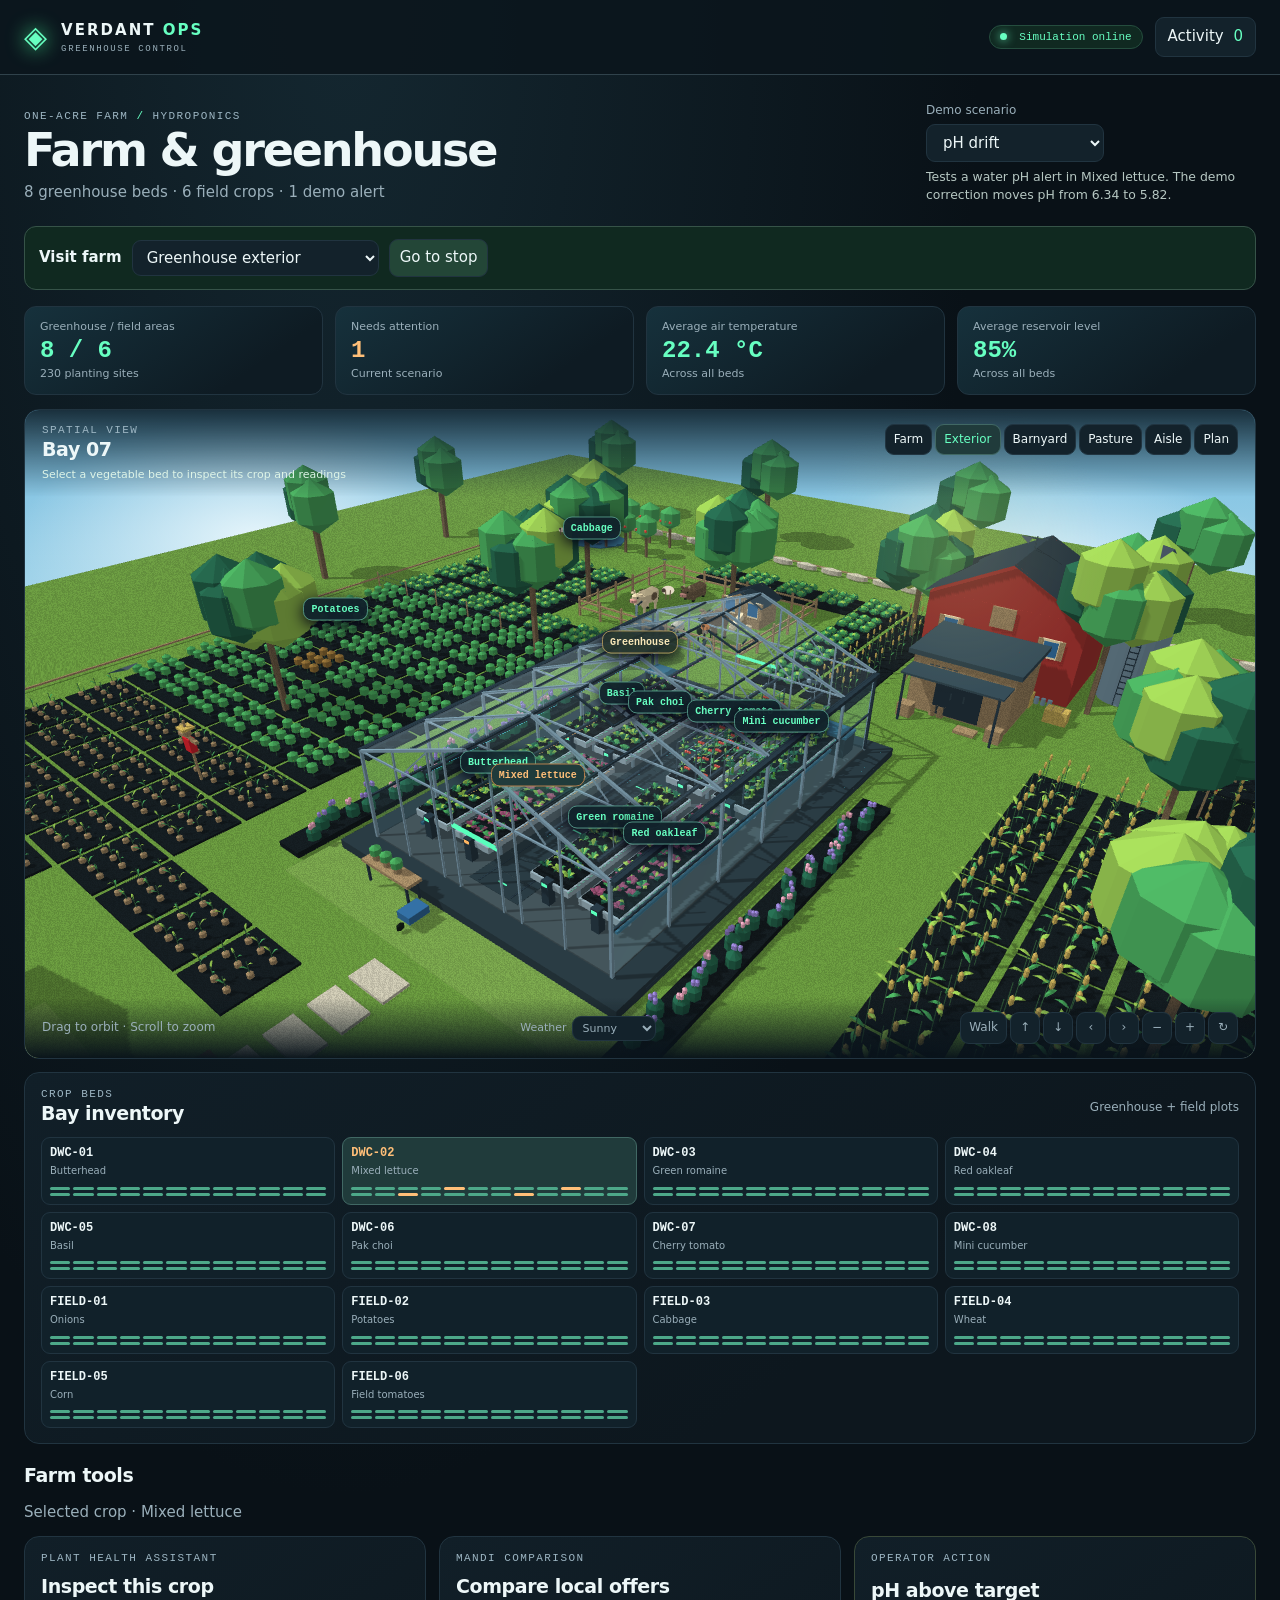
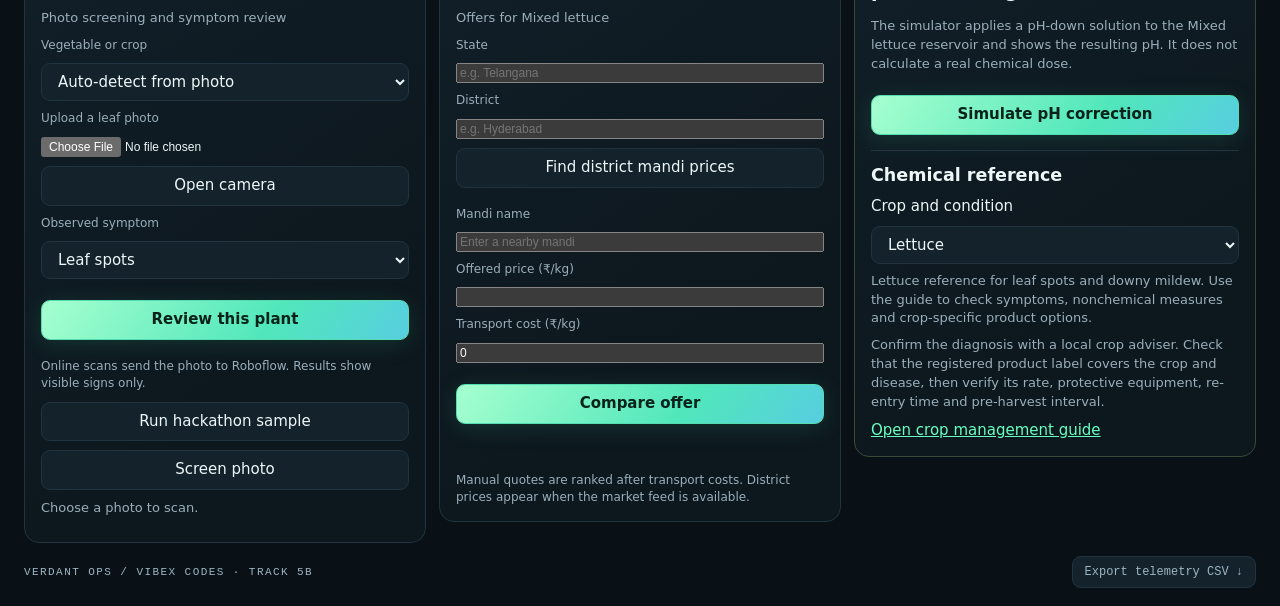
<file: index.html>
<!doctype html>
<html lang="en"><head><meta charset="utf-8"><meta name="viewport" content="width=device-width,initial-scale=1"><meta name="theme-color" content="#0a1218"><title>Verdant Ops · Greenhouse Control</title><meta name="description" content="Interactive hydroponic greenhouse digital twin."><link rel="stylesheet" href="style.css"></head>
<body>
<header class="top"><div class="brand"><span class="mark" aria-hidden="true">◈</span><div>VERDANT <b>OPS</b><small>GREENHOUSE CONTROL</small></div></div><div class="topright"><span class="badge"><i></i> Simulation online</span><button id="activity">Activity <span id="count">0</span></button></div></header>
<main>
<section class="intro"><div><div class="eyebrow">ONE-ACRE FARM <span> / </span> HYDROPONICS</div><h1>Farm & greenhouse</h1><p id="summary">Monitoring eight crop beds in Bay 07.</p></div><div class="scenario"><label for="scenario">Demo scenario</label><select id="scenario" aria-describedby="scenario-info"><option value="drift">pH drift</option><option value="heat">Heat spike</option><option value="normal">Normal operation</option></select><p id="scenario-info" aria-live="polite"></p></div></section>
<nav class="visit" aria-label="Farm tour"><label for="visit-stop">Visit farm</label><select id="visit-stop"><optgroup label="Farmstead"><option value="farm">One-acre overview</option><option value="orbit" selected>Greenhouse exterior</option><option value="aisle">Inside greenhouse</option><option value="yard">Barnyard and machinery</option><option value="pasture">Animal pasture</option><option value="plan">Greenhouse floor plan</option></optgroup><optgroup id="visit-plots" label="Outdoor crop plots"></optgroup></select><button id="visit-go" type="button">Go to stop</button></nav><section class="bay-stats" aria-label="Greenhouse-wide simulated statistics">
<div><span>Greenhouse / field areas</span><strong>8 / 6</strong><small>230 planting sites</small></div>
<div><span>Needs attention</span><strong id="needs-attention">1</strong><small>Current scenario</small></div>
<div><span>Average air temperature</span><strong id="bay-temp"></strong><small>Across all beds</small></div>
<div><span>Average reservoir level</span><strong id="bay-water"></strong><small>Across all beds</small></div>
</section>
<div class="workspace">
<section class="viewport" aria-labelledby="scene-title">
<div class="viewport-top"><div><div class="eyebrow">SPATIAL VIEW</div><h2 id="scene-title">Bay 07</h2><p class="select-hint">Select a vegetable bed to inspect its crop and readings</p></div><div class="seg" id="views" aria-label="Camera view"><button data-view="farm" aria-pressed="false">Farm</button><button data-view="orbit" aria-pressed="true">Exterior</button><button data-view="yard" aria-pressed="false">Barnyard</button><button data-view="pasture" aria-pressed="false">Pasture</button><button data-view="aisle" aria-pressed="false">Aisle</button><button data-view="plan" aria-pressed="false">Plan</button></div></div>
<div class="weather-overlay" aria-hidden="true"></div><canvas id="bird-flight" aria-hidden="true"></canvas><canvas id="farm-gl" aria-hidden="true" hidden></canvas><canvas id="scene" tabindex="0" aria-describedby="scene-help" aria-label="Three-dimensional greenhouse with eight crop beds"></canvas><div id="pins" aria-label="Inspect crops and farm features"></div>
<div class="viewport-bottom"><span id="scene-help">Drag to orbit · Scroll to zoom</span><label class="weather-control">Weather <select id="scene-weather"><option value="sunny">Sunny</option><option value="overcast">Overcast</option><option value="rain">Rain</option></select></label><div class="camera-buttons" aria-label="Camera controls"><button id="walk-toggle" type="button" aria-pressed="false">Walk</button><button id="walk-forward" type="button" aria-label="Walk forward">↑</button><button id="walk-back" type="button" aria-label="Walk backward">↓</button><button id="left" aria-label="Rotate left">‹</button><button id="right" aria-label="Rotate right">›</button><button id="zoomout" aria-label="Zoom out">−</button><button id="zoomin" aria-label="Zoom in">+</button><button id="home" aria-label="Reset camera">↻</button></div></div>
</section>
<aside class="side feature-panel" id="feature-panel" hidden aria-labelledby="feature-name"><button id="close-feature" aria-label="Close feature details">Close ×</button><img id="feature-image" class="crop-image" alt=""><div class="panel"><div class="eyebrow">Farm feature</div><h2 id="feature-name"></h2><p id="feature-description"></p></div></aside><aside class="side" id="crop-dashboard" hidden><button id="close-crop" aria-label="Close crop dashboard">Close ×</button><img id="crop-image" class="crop-image" alt=""><section class="crop-profile" aria-labelledby="profile-name"><div class="eyebrow">Crop profile</div><h2 id="profile-name"></h2><p id="scientific-name"></p><p id="crop-sample" role="status"></p><p id="crop-description"></p><dl><div><dt>Common uses</dt><dd id="crop-uses"></dd></div><div><dt>Key nutrients</dt><dd id="crop-nutrients"></dd></div></dl><fieldset id="crop-rating"><legend>Your rating</legend></fieldset><a href="https://fdc.nal.usda.gov/" target="_blank" rel="noopener">USDA nutrition data</a></section>
<section class="panel sensors"><div class="panelhead"><div><div class="eyebrow" id="zone-id"></div><h2 id="zone-name"></h2></div><span id="zone-state" class="status"></span></div><div id="readings" class="readings" aria-label="Sensor readings"></div></section>
</aside>
<section class="panel beds"><div class="panelhead"><div><div class="eyebrow">CROP BEDS</div><h2>Bay inventory</h2></div><span class="muted">Greenhouse + field plots</span></div><div id="bed-list"></div></section>
<section class="panel trends" id="crop-trends" hidden><div class="panelhead"><div><div class="eyebrow" id="trend-legend">SENSOR HISTORY</div><h2 id="trend-title">pH trend</h2></div><div class="seg" id="ranges" aria-label="Chart range"><button data-range="1" aria-pressed="false">1 h</button><button data-range="24" aria-pressed="true">24 h</button><button data-range="168" aria-pressed="false">7 d</button></div></div><canvas id="chart" role="img" aria-label="Simulated sensor history"></canvas><div class="axis"><span id="range-label"></span><span>NOW</span></div></section>
</div>
<section id="farm-tools" aria-labelledby="farm-tools-title"><h2 id="farm-tools-title">Farm tools</h2><p class="muted" id="tools-context"></p><div class="farm-tools-grid"><section class="panel health"><div class="eyebrow">PLANT HEALTH ASSISTANT</div><h2 id="health-title">Inspect this crop</h2><p class="muted">Photo screening and symptom review</p><label for="screen-crop">Vegetable or crop</label><select id="screen-crop"><option value="">Auto-detect from photo</option></select><label for="leaf-photo">Upload a leaf photo</label><input type="file" id="leaf-photo" accept="image/*"><button type="button" id="open-camera">Open camera</button><dialog id="photo-camera"><h2>Capture crop photo</h2><video id="camera-feed" autoplay playsinline muted aria-label="Camera preview"></video><p id="camera-status" role="status"></p><div class="dialog-actions"><button type="button" id="close-camera">Cancel</button><button type="button" id="capture-photo" disabled>Capture photo</button></div></dialog><img id="leaf-preview" alt="Uploaded leaf for inspection" hidden><label for="symptom">Observed symptom</label><select id="symptom"><option value="spots">Leaf spots</option><option value="yellow">Yellowing leaves</option><option value="wilt">Wilting</option><option value="pests">Visible pests</option></select><button id="inspect-plant" class="primary">Review this plant</button><p id="health-advice" role="status"></p><small>Online scans send the photo to Roboflow. Results show visible signs only.</small><button type="button" id="demo-case">Run hackathon sample</button><button type="button" id="scan-mould">Screen photo</button><p id="vegetable-result" hidden></p><p id="mould-result" role="status">Choose a photo to scan.</p><p id="offline-photo-status" role="status"></p><section id="care-card" hidden><h3 id="care-name">Treatment guidance</h3><p id="care-steps"></p><a id="care-source" hidden target="_blank" rel="noopener">Read crop guidance</a></section></section>
<section class="panel health"><div class="eyebrow">MANDI COMPARISON</div><h2>Compare local offers</h2><p class="muted" id="offer-crop"></p><form id="market-lookup" class="health"><label for="market-state">State</label><input id="market-state" required maxlength="70" placeholder="e.g. Telangana"><label for="market-district">District</label><input id="market-district" required maxlength="70" placeholder="e.g. Hyderabad"><button type="submit">Find district mandi prices</button></form><div id="market-results" aria-live="polite"></div><form id="offer-form" class="health"><label for="market">Mandi name</label><input id="market" required maxlength="60" placeholder="Enter a nearby mandi"><label for="price">Offered price (₹/kg)</label><input id="price" type="number" required min="0.01" max="100000" step="0.01"><label for="transport">Transport cost (₹/kg)</label><input id="transport" type="number" required min="0" max="100000" step="0.01" value="0"><button class="primary">Compare offer</button></form><ol id="offer-list" aria-live="polite"></ol><small>Manual quotes are ranked after transport costs. District prices appear when the market feed is available.</small></section>
<section class="panel response"><div class="eyebrow">OPERATOR ACTION</div><h2 id="action-title"></h2><p id="action-copy"></p><button id="respond" class="primary"></button><div id="result" role="status"></div>
<section class="chemical-reference" aria-labelledby="chemical-title">
<h3 id="chemical-title">Chemical reference</h3>
<label for="chemical-case">Crop and condition</label>
<select id="chemical-case"></select>
<p id="chemical-advice" aria-live="polite"></p>
<p class="muted">Confirm the diagnosis with a local crop adviser. Check that the registered product label covers the crop and disease, then verify its rate, protective equipment, re-entry time and pre-harvest interval.</p>
<a id="chemical-source" target="_blank" rel="noopener">Open crop management guide</a>
</section></section>
</div></section>
<footer><span>VERDANT OPS / VIBEX CODES · TRACK 5B</span><button id="download">Export telemetry CSV ↓</button></footer>
</main>
<dialog id="log"><div class="panelhead"><div><div class="eyebrow">BAY 07</div><h2>Activity log</h2></div><button id="close-log" aria-label="Close activity log">×</button></div><p class="muted">Simulation events are stored in this browser.</p><ol id="entries"></ol></dialog>
<dialog id="confirm"><div class="eyebrow">SIMULATOR</div><h2 id="confirm-title"></h2><p id="confirm-copy"></p><div class="dialog-actions"><button id="cancel">Cancel</button><button class="primary" id="apply">Run simulation</button></div></dialog>
<script defer src="assets/geometry.js"></script><script defer src="farm-renderer.js"></script><script defer src="app.js"></script>
</body></html>
</file>
<file: style.css>
:root{color-scheme:dark;--bg:#091117;--panel:#0d1820;--line:#213440;--text:#edf7f8;--muted:#9aafba;--mint:#67ffc1;--amber:#ffbf78;--pink:#ff91de;--cyan:#74e6fc;font:15px/1.45 "Segoe UI",system-ui,sans-serif}
*{box-sizing:border-box}body{margin:0;background:radial-gradient(ellipse at 27% 0,#142730 0,transparent 48%),var(--bg);color:var(--text)}
button,select{font:inherit;color:inherit;background:#13222b;border:1px solid var(--line);border-radius:9px;padding:8px 12px;cursor:pointer}button:hover,select:hover{border-color:var(--mint);color:var(--mint)}button:disabled{opacity:.55;cursor:default}button:focus-visible,select:focus-visible{outline:2px solid var(--cyan);outline-offset:3px}button[aria-pressed=true]{background:#203b3b;color:var(--mint);border-color:#416864}
.top{padding:17px max(24px,calc((100vw - 1460px)/2));border-bottom:1px solid #30424b;background:#0b151cdd;display:flex;justify-content:space-between;align-items:center;gap:10px}
.brand,.topright,.badge,.panelhead,.viewport-top,.viewport-bottom,.intro,footer{display:flex;align-items:center;justify-content:space-between;gap:12px}.brand{justify-content:start;font-weight:800;letter-spacing:.135em}.brand b{color:var(--mint)}.brand small{display:block;color:var(--muted);font:9px ui-monospace,monospace;letter-spacing:.18em;margin-top:3px}.mark{color:var(--mint);font-size:30px;line-height:1;text-shadow:0 0 20px #4aff9c}
.badge,.status{color:var(--mint);background:#102921;border:1px solid #254d3e;padding:5px 10px;border-radius:30px;font:11px ui-monospace,monospace;white-space:nowrap}.badge i{width:7px;height:7px;border-radius:50%;background:var(--mint);box-shadow:0 0 10px var(--mint)}.status.warn{color:var(--amber);background:#31241b;border-color:#664b33}#count{color:var(--mint);margin-left:5px}
main{max-width:1508px;margin:auto;padding:27px 24px 15px}.intro{margin-bottom:22px;align-items:end}h1,h2,p{margin:0}h1{font-size:clamp(29px,3.6vw,53px);line-height:1.08;font-weight:650;letter-spacing:-.048em;margin:4px 0 7px}h2{font-size:19px;letter-spacing:-.022em}.eyebrow,.axis,footer{font:11px ui-monospace,monospace;letter-spacing:.13em;color:#9db6c3}.eyebrow span{color:var(--mint)}p,.muted,.scenario label{color:var(--muted)}.scenario label{display:block;font-size:12px;margin-bottom:5px}
.workspace{display:grid;grid-template-columns:minmax(0,2.25fr) minmax(292px,1fr);gap:13px}.viewport,.panel{border:1px solid var(--line);border-radius:15px;overflow:hidden}.viewport{background:#0c1822 url(assets/greenhouse.jpg) center/cover;position:relative;min-height:500px;display:grid;grid-template-rows:auto 1fr auto;isolation:isolate}.viewport:before{content:"";position:absolute;inset:0;z-index:-1;background:radial-gradient(ellipse at 50% 48%,#1d3e49 0,#0c1721 68%);opacity:.87}#scene{position:absolute;inset:0;width:100%;height:100%;touch-action:pan-y;cursor:grab;z-index:-1}#scene:active{cursor:grabbing}.viewport-top,.viewport-bottom{padding:14px 17px;pointer-events:none;z-index:2}.viewport-top{grid-row:1;align-items:start;background:linear-gradient(#09131be8,transparent)}.viewport-bottom{grid-row:3;background:linear-gradient(transparent,#09131bfa);color:var(--muted);font-size:12px}.viewport button{pointer-events:auto}.camera-buttons,.seg{display:flex;gap:3px}.camera-buttons button,.seg button{font-size:12px;padding:6px 8px}.camera-buttons button{min-width:30px}#pins{position:absolute;inset:0;pointer-events:none}.pin{position:absolute;transform:translate(-50%,-50%);font:700 11px ui-monospace,monospace;background:#11232bf5;color:var(--mint);border-color:#4d8b7e;box-shadow:0 4px 15px #001;white-space:nowrap}.pin.warn{color:var(--amber);border-color:#b37e4c}.pin[aria-pressed=true]{box-shadow:0 0 20px #61ffbe55}
.side{display:grid;align-content:start;gap:13px}.panel{background:linear-gradient(145deg,#111f28,#0d171e 68%);padding:15px 16px}.panelhead{align-items:center}.readings{display:grid;gap:2px;margin-top:10px}.reading{width:100%;display:flex;align-items:center;gap:9px;text-align:left;border-radius:6px;padding:6px 8px;background:transparent;border-color:transparent}.reading .orb{width:7px;height:7px;background:var(--reading);border-radius:50%;box-shadow:0 0 10px var(--reading)}.reading .value{margin-left:auto;font:600 17px ui-monospace,monospace}.reading small{font-size:11px;color:var(--muted);min-width:25px;text-align:right}.reading.warn .value{color:var(--amber)}
.response{border-color:#394938}.response h2{margin:4px 0}.response p{font-size:13px;min-height:38px}.primary{margin-top:12px;width:100%;border-color:#54ddb1;background:linear-gradient(125deg,#a6ffcf,#51e7bb 62%,#57cee0);color:#072219;font-weight:750;box-shadow:0 4px 24px #43fdab21}.primary:hover{color:#072219;background:#b0ffe0}#result:empty{display:none}#result{margin-top:8px;color:var(--mint);font-size:12px}
.beds .muted{font-size:12px}#bed-list{display:grid;grid-template-columns:repeat(4,1fr);gap:7px;margin-top:10px}.bed-button{text-align:left;padding:8px;background:#11212a;min-width:0}.bed-button strong,.bed-button small{display:block}.bed-button strong{font:600 12px ui-monospace,monospace}.bed-button small{font-size:10px;color:var(--muted);margin-top:4px}.bed-button.warn strong{color:var(--amber)}.dots{margin-top:8px;display:grid;grid-template-columns:repeat(12,1fr);gap:3px}.dots i{height:3px;background:#4da889;border-radius:2px}.warn .dots i:nth-child(5n){background:var(--amber)}#chart{width:100%;height:104px;display:block;margin-top:7px}.axis{display:flex;justify-content:space-between;font-size:9px;margin-left:34px}footer{margin-top:13px;flex-wrap:wrap}footer button{letter-spacing:0;font-size:12px}
dialog{color:var(--text);background:#112029;border:1px solid #3b5965;border-radius:15px;width:min(510px,calc(100vw - 26px));padding:22px;box-shadow:0 24px 100px #000}dialog::backdrop{background:#050b10bb}dialog p{margin:9px 0}.dialog-actions{display:flex;gap:8px;justify-content:end;margin-top:12px}.dialog-actions .primary{margin:0;width:auto}#entries{padding-left:21px;max-height:55vh;overflow:auto}#entries li{padding:7px 0;border-bottom:1px solid var(--line)}#entries time{display:block;font:11px ui-monospace,monospace;color:var(--muted)}
@media(max-width:850px){.workspace{grid-template-columns:1fr}.viewport{min-height:420px}.side{grid-template-columns:1fr 1fr}.intro{align-items:flex-start}}
@media(max-width:550px){main{padding:19px 10px}.top{padding:12px 10px}.badge{font-size:0;padding:8px}.intro{display:block}.scenario{margin-top:12px}.scenario label{display:inline;margin-right:8px}.viewport{min-height:355px}.viewport-top,.viewport-bottom,.panel{padding:11px}.side{grid-template-columns:1fr}.pin{padding:4px 5px}.beds #bed-list{grid-template-columns:repeat(2,1fr)}}
.viewport.fallback:before{opacity:.18}

.bay-stats{display:grid;grid-template-columns:repeat(4,1fr);gap:12px;margin-bottom:14px}
.bay-stats>div{display:grid;gap:2px;padding:12px 15px;border:1px solid var(--line);border-radius:12px;background:linear-gradient(145deg,#16313c,#0e1b23 75%)}
.bay-stats span,.bay-stats small{color:var(--muted);font-size:11px}.bay-stats strong{font:700 24px ui-monospace,monospace;color:var(--mint)}.bay-stats div:nth-child(2) strong{color:var(--amber)}
.reading small{min-width:52px}.reading{padding-block:4px}.reading .value{font-size:15px}.viewport{min-height:560px}
@media(max-width:850px){.viewport{min-height:425px}}@media(max-width:550px){.bay-stats{grid-template-columns:repeat(2,1fr);gap:7px}.viewport{min-height:355px}}
.viewport.interactive{background-image:none}.viewport.interactive:before{opacity:1}

.viewport.interactive:before{background:linear-gradient(180deg,#b5deed,#e6f0d9 60%,#7ea65b);opacity:1}.viewport-top{background:linear-gradient(#10212be6,transparent)}

[hidden]{display:none!important}
.workspace{grid-template-columns:1fr}
.workspace.inspecting{grid-template-columns:minmax(0,2.25fr) minmax(292px,1fr)}
.viewport{min-height:650px}.beds{grid-column:1}.side{grid-column:2;grid-row:1 / span 2}.trends{grid-column:1}
.crop-image{width:100%;height:145px;object-fit:cover;border-radius:12px;border:1px solid var(--line)}
#crop-description{font-size:12px;padding:0 5px}#close-crop{justify-self:end}
.select-hint{font-size:11px;color:#def4e7;margin-top:4px}
.pin{font-size:10px;padding:5px 7px}.viewport.interactive:before{background:linear-gradient(#83bfde,#cceaf1 50%,#eaf2d6)}
@media(max-width:850px){.workspace.inspecting{grid-template-columns:1fr}.side{grid-column:1;grid-row:auto;grid-template-columns:1fr}.viewport{min-height:480px}}

.health{display:grid;gap:9px}.health label,.health small{font-size:12px;color:var(--muted)}
.health p{font-size:13px}.health input{width:100%;font-size:12px}#leaf-preview{max-width:100%;max-height:180px;object-fit:contain}
.side{max-height:1100px;overflow:auto;scrollbar-color:#477368 #12212a}
@media(max-width:850px){.side{max-height:none}}


#bird-flight{position:absolute;inset:0;width:100%;height:100%;pointer-events:none;z-index:0}
.side{grid-auto-rows:max-content}

#views{flex-wrap:wrap;justify-content:flex-end;max-width:420px}
.viewport.interactive:before{background:radial-gradient(ellipse at 19% 20%,#f6fdffd8 0%,transparent 17%),radial-gradient(ellipse at 82% 27%,#effbffd6 0%,transparent 18%),linear-gradient(#73bade,#d6f1f7 57%,#e7efd3)}
@media(max-width:650px){#views{max-width:205px}.viewport-top{gap:6px}}

.weather-control{pointer-events:auto;display:flex;align-items:center;gap:5px;font-size:11px}
.weather-control select{padding:4px 6px;font-size:11px}
.weather-overlay{position:absolute;inset:0;pointer-events:none;z-index:1}
.viewport:is([data-weather="overcast"],[data-weather="rain"]):before{background:linear-gradient(#697f92,#c5d1d2 63%,#a8b29c)}
.viewport:is([data-weather="overcast"],[data-weather="rain"]) .weather-overlay{background:#68788327}
@media(prefers-reduced-motion:reduce){.weather-overlay{animation:none!important}}
@media(max-width:500px){.viewport-bottom{flex-wrap:wrap}.weather-control{margin-left:auto}}
.viewport:not([data-weather="overcast"],[data-weather="rain"]) .weather-overlay{background:radial-gradient(circle at 76% 21%,#ffefaa26 0,transparent 14%)}

.visit{display:flex;align-items:center;gap:10px;flex-wrap:wrap;margin:0 0 16px;padding:12px 14px;border:1px solid #365348;border-radius:12px;background:#102920}.visit label{font-weight:700}.visit select,.visit button{padding:7px 10px}.visit button{background:#234637}

.viewport[data-weather="overcast"] #scene{filter:saturate(.89) brightness(.94)}

#crop-dashboard,.feature-panel{padding:12px;border:1px solid #69877e60;border-radius:14px;background:linear-gradient(145deg,#244538c7,#0c1f23d4);box-shadow:0 14px 36px #0003}
#crop-dashboard .panel,.feature-panel .panel{background:#0c1d2194;border-color:#739d913d}
.feature-pin{color:#f9e8b8;border-color:#a28c57;background:#23312be8}
.feature-panel .crop-image{height:auto;aspect-ratio:16/10}

#farm-gl{position:absolute;inset:0;width:100%;height:100%;z-index:-1;pointer-events:none}
.viewport[data-weather="overcast"] #farm-gl{filter:saturate(.89) brightness(.94)}

.workspace.inspecting .side{min-width:0}.health{min-width:0;overflow-wrap:anywhere}.health input,.health select{max-width:100%}#mould-result{min-height:1.35em}

#photo-camera{width:min(640px,calc(100vw - 28px))}#camera-feed{display:block;width:100%;max-height:55vh;background:#081315;border-radius:10px;margin:10px 0}#vegetable-result{color:var(--mint);font-weight:700}

@media(max-width:600px){
  .viewport{min-height:clamp(340px,62svh,460px)}
  .visit select{flex:1 1 135px;min-width:0}
  .viewport-top{display:grid;grid-template-columns:minmax(0,1fr);gap:7px}
  .viewport-top #views{justify-content:flex-start;max-width:none}
  .viewport-top #views button,.camera-buttons button,.weather-control select{min-height:36px}
  .viewport-bottom{display:flex;flex-wrap:wrap;gap:6px}
  .viewport-bottom #scene-help{flex:1 1 100%}
  .workspace,.workspace.inspecting{grid-template-columns:minmax(0,1fr)}
  .crop-image{max-width:100%}
}

.scenario{max-width:330px}#scenario-info{color:#b6c7c2;font-size:.83rem;margin-top:6px;line-height:1.45}
.crop-profile{background:linear-gradient(140deg,#27513a,#142c27);border:1px solid #7aa88960;border-radius:12px;padding:14px}
.crop-profile h2{font-size:1.35rem;margin:.2rem 0}.crop-profile p{margin:.25rem 0}
#scientific-name{color:#bde4bd;font-style:italic}.crop-profile dl{display:grid;gap:8px;margin:12px 0}
.crop-profile dl div{padding:7px 9px;background:#071b1670;border-radius:7px}
.crop-profile dt{color:#a8cdb5;font-size:.73rem}.crop-profile dd{margin:2px 0;font-size:.86rem}
.crop-profile a{color:var(--mint);font-size:.72rem}#crop-rating{margin:0 0 8px;padding:0;border:0}
#crop-rating legend{font-size:.78rem;color:#bdcfbf}#crop-rating label{position:relative;display:inline-grid;place-items:center;min-width:34px;min-height:34px;font-size:1.45rem;color:#82988a;cursor:pointer}
#crop-rating label.rated{color:#ffd17a}#crop-rating input{position:absolute;opacity:0;width:100%;height:100%;margin:0;cursor:pointer}
#crop-rating label:focus-within{outline:2px solid var(--mint);border-radius:4px}


#care-card,#market-results:not(:empty){padding:10px;background:#1c392a;border:1px solid #4c7261;border-radius:8px}#care-card a{color:var(--mint)}#market-results ol{padding-left:20px}#market-results li{margin-top:5px}

#farm-tools{margin-top:18px;display:grid;gap:12px}
.farm-tools-grid{display:grid;grid-template-columns:repeat(3,minmax(0,1fr));gap:13px;align-items:start}
#farm-tools .response{display:grid;gap:9px}
.chemical-reference{display:grid;gap:8px;margin-top:6px;padding-top:12px;border-top:1px solid var(--line)}
.chemical-reference h3,.chemical-reference p{margin:0}
.chemical-reference a{color:var(--mint)}
.viewport-bottom,.camera-buttons{flex-wrap:wrap}
#scene:focus-visible{outline:2px solid var(--mint);outline-offset:-4px}
@media(max-width:850px){.farm-tools-grid{grid-template-columns:1fr}}
</file>
